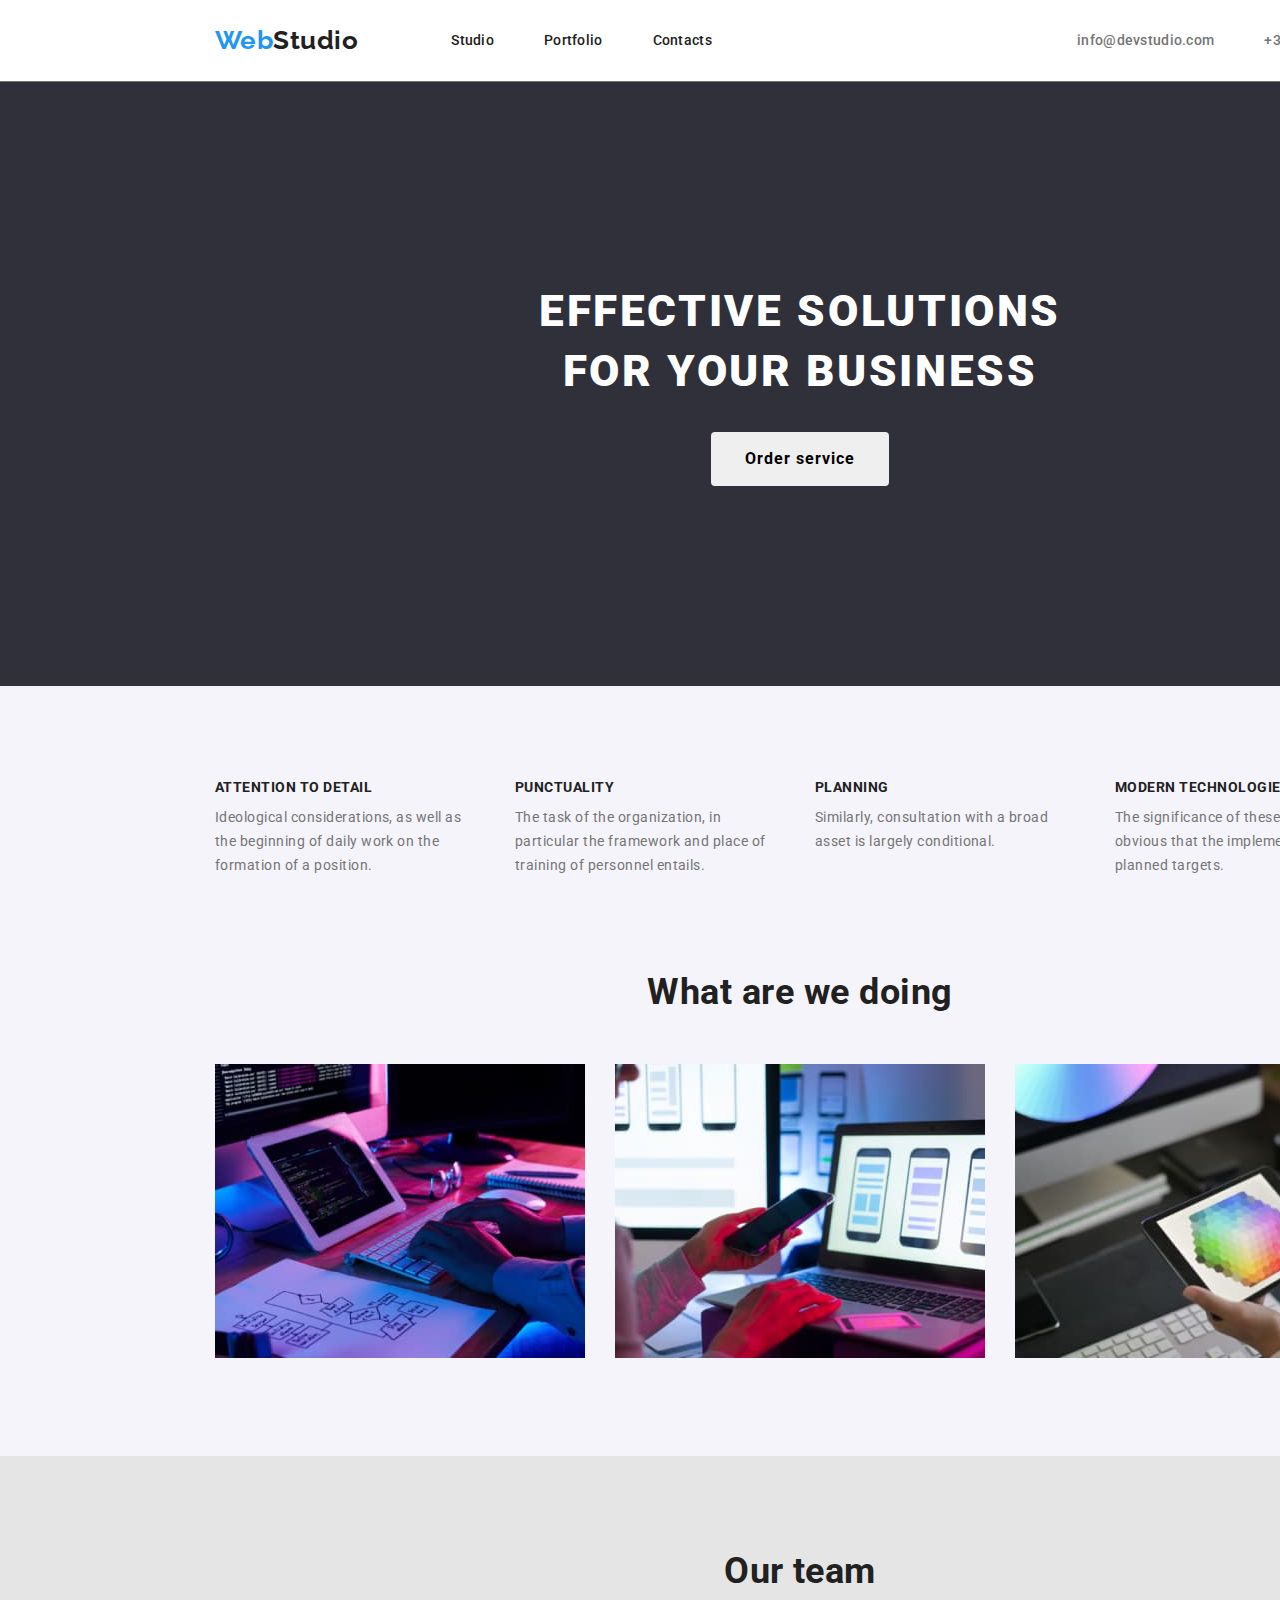
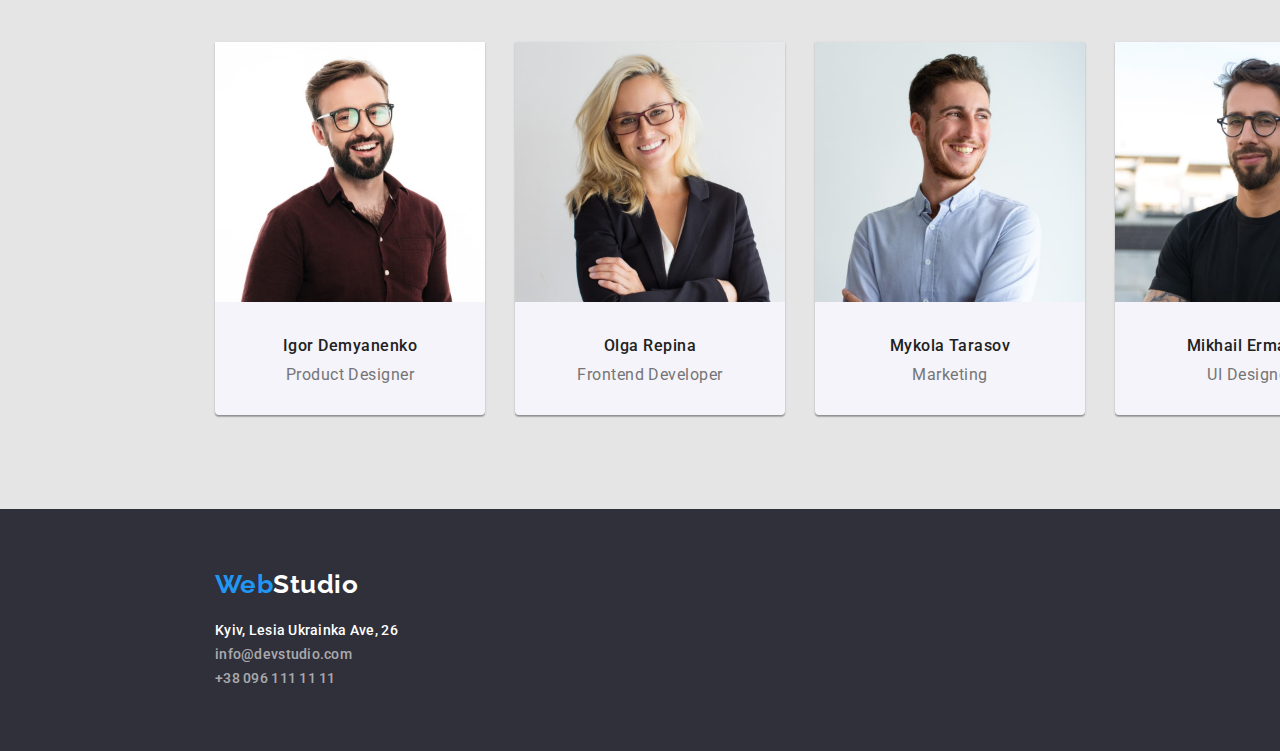
<file: index.html>
<!DOCTYPE html>
<html lang="en">
  <head>
    <meta charset="UTF-8" />
    <meta http-equiv="X-UA-Compatible" content="IE=edge" />
    <meta name="viewport" content="width=device-width, initial-scale=1.0" />
    <title>goIt-markup-hw-02</title>
    <link rel="preconnect" href="https://fonts.googleapis.com" />
    <link rel="preconnect" href="https://fonts.gstatic.com" crossorigin />
    <link
      href="https://fonts.googleapis.com/css2?family=Raleway:wght@700&family=Roboto:wght@400;500;700;900&display=swap"
      rel="stylesheet"
      type="text/css"/>
    <link rel="stylesheet" href="https://cdnjs.cloudflare.com/ajax/libs/modern-normalize/1.1.0/modern-normalize.min.css">
    <link rel="stylesheet" href="./css/style.css" type="text/css"/>
  </head>
  <body>
    <header class="item-header">
      <div class="container wrapper">
        <a class="logo-header list" href="./index.html"
          ><span class="accent-color">Web</span>Studio</a
        >
        <nav class="wrapper">
          <ul class="wrapper-nav list">
            <li>
              <a class="navigation current" href="./index.html">Studio</a>
            </li>
            <li>
              <a class="navigation" href="./portfolio.html">Portfolio</a>
            </li>
            <li>
              <a class="navigation" href="">Contacts</a>
            </li>
          </ul>
        </nav>
        <ul class="wrapper-contacts list">
          <li>
            <a class="reference" href="mailto:info@devstudio.com"
              >info@devstudio.com</a
            >
          </li>
          <li>
            <a class="reference" href="tel:+38-096-111-11-11"
              >+38 096 111 11 11</a
            >
          </li>
        </ul>
      </div>
    </header>
    <main>
      <!-- герой -->
      <section class="hero section">
        <div class="container"><h1 class="hero-title">
          Effective solutions <br />
          for your business
        </h1>
        <button class="hero-button" type="button">Order service</button>
      </section>
      <!-- наші переваги -->
      <section class="section advantages">
        <div class="container">
          <h2 class="title-advantages">Our advantages</h2>
        <div>
          <ul class="list wrapper">
          <li class="advantage">
            <h3 class="advantages-title">Attention to detail</h3>
            <p class="advantages-text">
              Ideological considerations, as well as the beginning of daily work
              on the formation of a position.
            </p>
          </li>
          <li class="advantage">
            <h3 class="advantages-title">Punctuality</h3>
            <p class="advantages-text">
              The task of the organization, in particular the framework and
              place of training of personnel entails.
            </p>
          </li>
          <li class="advantage">
            <h3 class="advantages-title">Planning</h3>
            <p class="advantages-text">
              Similarly, consultation with a broad asset is largely conditional.
            </p>
          </li>
          <li class="advantage">
            <h3 class="advantages-title">Modern technologies</h3>
            <p class="advantages-text">
              The significance of these problems is so obvious that the
              implementation of planned targets.
            </p>
          </li>
        </ul>
      </div>
      </div> 
      </section>
      <!-- чим ми займаємось -->
      <section class="section trade">
        <div class="container">
          <h2 class="section-title">What are we doing</h2>
        <ul class="list wrapper">
          <li class="study"><img src="./image/box1.jpg" alt="workplace" /></li>
          <li class="study"><img src="./image/box2.jpg" alt="user authorization" /></li>
          <li class="study"><img src="./image/box3.jpg" alt="finished product" /></li>
        </ul>
      </div> 
      </section>
      <!-- наша команда -->
      <section class="section team">
        <div class="container"><h2 class="section-title">Our team</h2>
        <ul class="list wrapper">
          <li class="card">
            <img src="./image/img.jpg" alt="photo" width="270" />
            <h3 class="team-member">Igor Demyanenko</h3>
            <p class="team-position">Product Designer</p>
          </li>
          <li class="card">
            <img src="./image/img(1).jpg" alt="photo" width="270" />
            <h3 class="team-member">Olga Repina</h3>
            <p class="team-position">Frontend Developer</p>
          </li>
          <li class="card">
            <img src="./image/img(2).jpg" alt="photo" width="270" />
            <h3 class="team-member">Mykola Tarasov</h3>
            <p class="team-position">Marketing</p>
          </li>
          <li class="card">
            <img src="./image/img(3).jpg" alt="photo" width="270" />
            <h3 class="team-member">Mikhail Ermakov</h3>
            <p class="team-position">UI Designer</p>
          </li>
        </ul>
      </div> 
      </section>
    </main>
    <footer class="footer">
      <div class="container">
        <a class="logo-footer list" href="./index.html"
        ><span class="accent-color">Web</span
        >Studio</a
      >
      <address>
        <ul class="footer-contacts list">
          <li>
            <a
              class="reference address"
              href="https://www.google.com/maps/place/%D0%B1%D1%83%D0%BB%D1%8C%D0%B2%D0%B0%D1%80+%D0%9B%D0%B5%D1%81%D1%96+%D0%A3%D0%BA%D1%80%D0%B0%D1%97%D0%BD%D0%BA%D0%B8,+26,+%D0%9A%D0%B8%D1%97%D0%B2,+02000/@50.4265807,30.5361971,17z/data=!3m1!4b1!4m5!3m4!1s0x40d4cf0e033ecbe9:0x57a4dffefec77da0!8m2!3d50.4265807!4d30.5383858"
              target="_blank"
              rel="noopener noreferrer"
              >Kyiv, Lesia Ukrainka Ave, 26</a>
          </li>
          <li>
            <a class="reference mail" href="mailto:info@devstudio.com"
              >info@devstudio.com</a
            >
          </li>
          <li>
            <a class="reference phone" href="tel:+38-096-111-11-11"
              >+38 096 111 11 11</a
            >
          </li>
        </ul>
      </address>
      </div>
    </footer>
  </body>
</html>
</file>
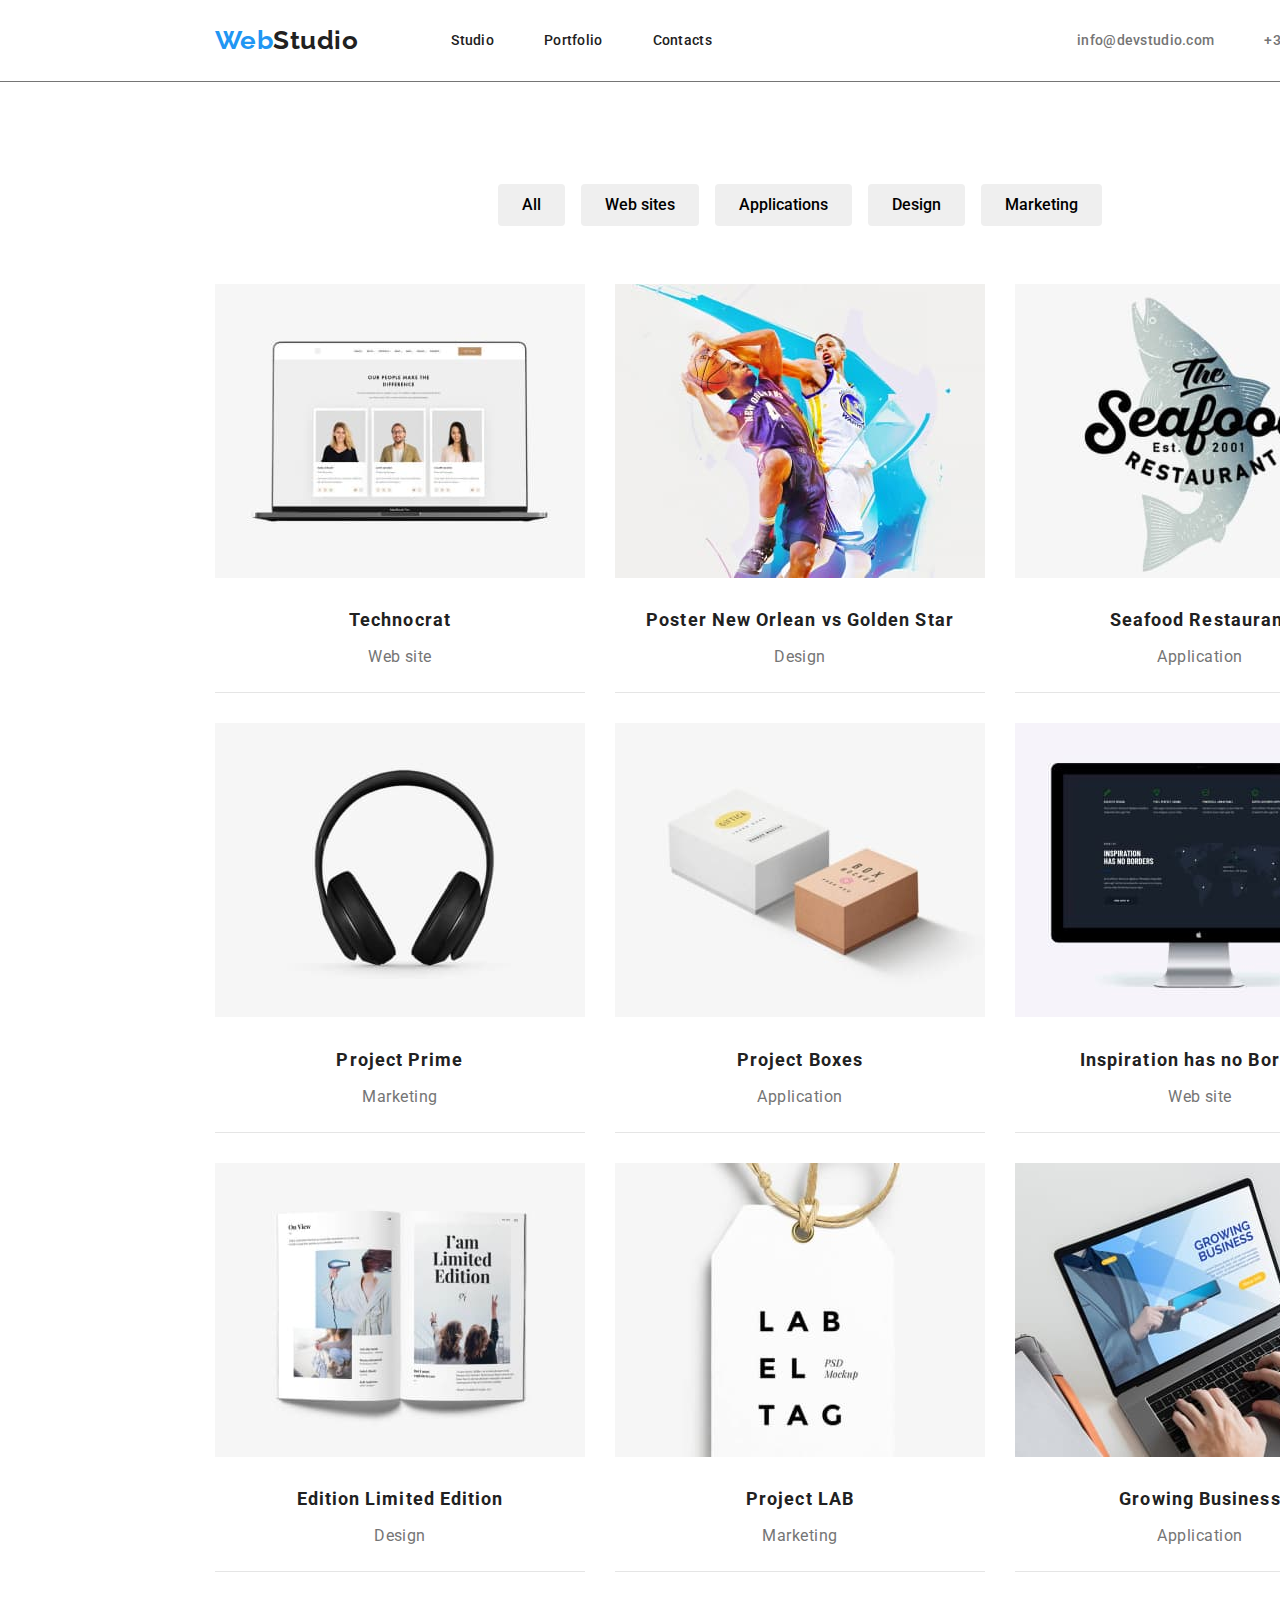
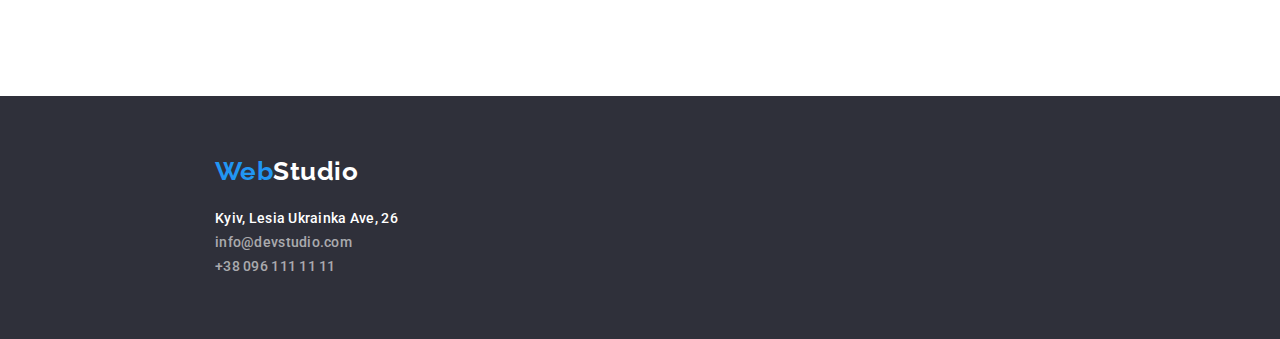
<file: portfolio.html>
<!DOCTYPE html>
<html lang="en">
  <head>
    <meta charset="UTF-8" />
    <meta http-equiv="X-UA-Compatible" content="IE=edge" />
    <meta name="viewport" content="width=device-width, initial-scale=1.0" />
    <title>goIt-markup-hw-02</title>
    <link rel="preconnect" href="https://fonts.googleapis.com" />
    <link rel="preconnect" href="https://fonts.gstatic.com" crossorigin />
    <link
      href="https://fonts.googleapis.com/css2?family=Raleway:wght@700&family=Roboto:wght@400;500;700;900&display=swap"
      rel="stylesheet" type="text/css"/>
    <link
      rel="stylesheet"
      href="https://cdnjs.cloudflare.com/ajax/libs/modern-normalize/1.1.0/modern-normalize.min.css"
      type="text/css"
    />
    <link rel="stylesheet" href="./css/style.css" />
  </head>
  <body>
    <header class="item-header">
      <div class="container wrapper">
        <a class="logo-header list" href="./index.html"
          ><span class="accent-color">Web</span>Studio</a
        >
        <nav class="wrapper">
          <ul class="wrapper-nav list">
            <li>
              <a class="navigation" href="./index.html">Studio</a>
            </li>
            <li>
              <a class="navigation current" href="./portfolio.html"
                >Portfolio</a
              >
            </li>
            <li>
              <a class="navigation" href="">Contacts</a>
            </li>
          </ul>
        </nav>
        <ul class="wrapper-contacts list">
          <li>
            <a class="reference" href="mailto:info@devstudio.com"
              >info@devstudio.com</a
            >
          </li>
          <li>
            <a class="reference" href="tel:+38-096-111-11-11"
              >+38 096 111 11 11</a
            >
          </li>
        </ul>
      </div>
    </header>
    <main>
      <section class="section">
        <div class="container">
          <h1 class="title-examples">Examples of works</h1>
          <div>
            <ul class="examples-works list">
              <li><button class="buttons" type="button">All</button></li>
              <li><button class="buttons" type="button">Web sites</button></li>
              <li>
                <button class="buttons" type="button">Applications</button>
              </li>
              <li><button class="buttons" type="button">Design</button></li>
              <li><button class="buttons" type="button">Marketing</button></li>
            </ul>
          </div>
          <ul class="examples list">
            <li class="card-portfolio">
              <a class="list" href="">
                <img src="./image/img1.jpg" alt="" width="370" />
                <h2 class="examples-title">Technocrat</h2>
                <p class="example-work">Web site</p>
              </a>
            </li>
            <li class="card-portfolio">
              <a class="list" href="">
                <img src="./image/img2.jpg" alt="" width="370" />
                <h2 class="examples-title">Poster New Orlean vs Golden Star</h2>
                <p class="example-work">Design</p>
              </a>
            </li>
            <li class="card-portfolio">
              <a class="list" href="">
                <img src="./image/img3.jpg" alt="" width="370" />
                <h2 class="examples-title">Seafood Restaurant</h2>
                <p class="example-work">Application</p>
              </a>
            </li>
            <li class="card-portfolio">
              <a class="list" href="">
                <img src="./image/img4.jpg" alt="" width="370" />
                <h2 class="examples-title">Project Prime</h2>
                <p class="example-work">Marketing</p>
              </a>
            </li>
            <li class="card-portfolio">
              <a class="list" href="">
                <img src="./image/img5.jpg" alt="" width="370" />
                <h2 class="examples-title">Project Boxes</h2>
                <p class="example-work">Application</p>
              </a>
            </li>
            <li class="card-portfolio">
              <a class="list" href="">
                <img src="./image/img6.jpg" alt="" width="370" />
                <h2 class="examples-title">Inspiration has no Borders</h2>
                <p class="example-work">Web site</p>
              </a>
            </li>
            <li class="card-portfolio">
              <a class="list" href="">
                <img src="./image/img7.jpg" alt="" width="370" />
                <h2 class="examples-title">Edition Limited Edition</h2>
                <p class="example-work">Design</p>
              </a>
            </li>
            <li class="card-portfolio">
              <a class="list" href="">
                <img src="./image/img8.jpg" alt="" width="370" />
                <h2 class="examples-title">Project LAB</h2>
                <p class="example-work">Marketing</p>
              </a>
            </li>
            <li class="card-portfolio">
              <a class="list" href="">
                <img src="./image/img9.jpg" alt="" width="370" />
                <h2 class="examples-title">Growing Business</h2>
                <p class="example-work">Application</p>
              </a>
            </li>
          </ul>
        </div>
      </section>
    </main>
    <footer class="footer">
      <div class="container">
        <a class="logo-footer list" href="./index.html"
          ><span class="accent-color">Web</span>Studio</a
        >
        <address>
          <ul class="footer-contacts list">
            <li>
              <a
                class="reference address"
                href="https://www.google.com/maps/place/%D0%B1%D1%83%D0%BB%D1%8C%D0%B2%D0%B0%D1%80+%D0%9B%D0%B5%D1%81%D1%96+%D0%A3%D0%BA%D1%80%D0%B0%D1%97%D0%BD%D0%BA%D0%B8,+26,+%D0%9A%D0%B8%D1%97%D0%B2,+02000/@50.4265807,30.5361971,17z/data=!3m1!4b1!4m5!3m4!1s0x40d4cf0e033ecbe9:0x57a4dffefec77da0!8m2!3d50.4265807!4d30.5383858"
                target="_blank"
                rel="noopener noreferrer"
                >Kyiv, Lesia Ukrainka Ave, 26</a
              >
            </li>
            <li>
              <a class="reference mail" href="mailto:info@devstudio.com"
                >info@devstudio.com</a
              >
            </li>
            <li>
              <a class="reference phone" href="tel:+38-096-111-11-11"
                >+38 096 111 11 11</a
              >
            </li>
          </ul>
        </address>
      </div>
    </footer>
  </body>
</html>
</file>
<file: css/style.css>
h1, h2, h3, h4, h5, h6, p, ul {
   padding: 0;
   margin: 0;
   /* box-sizing: border-box; */
}

:root {
        --primary-text-color: #212121;
        --secondary-text-color: #757575;
        --accent-text-color: #FFFFFF;
        --accent-color: #2196F3;
        --primary-bg-color: #E5E5E5;
        --secondary-bg-color: #F5F4FA;
        --footer-bg-color: #2F303A;
        --footer-text-color: rgba(255, 255, 255, 0.6);

    }

body {
    width: 1600px;
    color: var(--primary-text-color);
    /* background-color: var(--primary-bg-color); */
    font-family: 'Roboto', 'Arial', 'Helvetica', sans-serif;
    letter-spacing: 0.03em;
    
}

.list {
    padding: 0;
    margin: 0;
    list-style-type: none;
    text-decoration: none;
}

.current:active,
.current:visited {
    color: var(--accent-color);

}

.item-header {
    border-bottom: 1px solid var(--secondary-text-color);
    /* width: 1600px; */
    /* background-color: aquamarine; */
    
}

.section {
    padding-top: 94px;
    padding-bottom: 94px;
    /* outline: 2px dashed green; */
}

.container {
    width: 1200px;
    padding-left: 15px;
    padding-right: 15px;
    /* outline: 2px dashed green; */
    margin-left: auto;
    margin-right: auto;
    
}

.wrapper {
    display: flex;
}

/* хедер і навігація */

.wrapper-nav {
    display: flex;
    align-self: center;
}

.wrapper-nav li+li {
    margin-left: 50px;
}

.wrapper-contacts {
    display: flex;
    align-self: center;
    margin-left: auto;
}

.wrapper-contacts li+li {
    margin-left: 50px;
}


.logo-header{
    display: inline-block;
    font-family: 'Raleway';
    font-weight: 700;
    font-size: 26px;
    line-height: 1.19;
    color: var(--primary-text-color);
    padding-top: 25px;
    padding-bottom: 25px;
    margin-right: 93px;
}

.logo-footer{
    display: inline-block;
    font-family: 'Raleway';
    font-weight: 700;
    font-size: 26px;
    line-height: 1.19;
    color: var(--accent-text-color);
    padding-top: 60px;
    padding-bottom: 20px;
    margin-right: 93px;
}

.navigation {
    color: var(--primary-text-color);
    font-weight: 500;
    font-size: 14px;
    line-height: 1.14;
    letter-spacing: 0.02em;
    text-decoration: none;
    padding-top: 32px;
    padding-bottom: 32px;

}

.navigation:hover,
.navigation:focus {
    color: var(--accent-color);

}

.reference {
    color: var(--secondary-text-color);
    font-weight: 500;
    font-size: 14px;
    line-height: 1.14;
    letter-spacing: 0.02em;
    text-decoration: none;
    padding-top: 32px;
    padding-bottom: 32px;
}

.reference:hover,
.reference:focus {
    color: var(--accent-color);

}

.accent-color {
    color: var(--accent-color);
}

/* герой */

.hero{
    background-color: var(--footer-bg-color);
    text-align: center;
    padding-top: 0;
    padding-bottom: 0;
}

.hero-title {
    padding: 200px 0 30px 0;
    margin: 0;
    font-weight: 900;
    font-size: 44px;
    line-height: 1.36;
    letter-spacing: 0.06em;
    text-transform: uppercase;
    color: var(--accent-text-color);
}

.hero-button {
    font-weight: 700;
    font-size: 16px;
    line-height: 1.88;
    letter-spacing: 0.06em;
    font-family: inherit;
    padding: 10px 32px;
    border-radius: 4px;
    border: 2px solid transparent;
    margin-bottom: 200px;
    cursor: pointer;
}

.hero-button:hover,
.hero-button:focus {
    color: var(--accent-text-color);
    background-color: var(--accent-color);
}

/* наші переваги */

.advantages {
    background-color: var(--secondary-bg-color);
}

.advantage {
    width: calc((100% - 90px)/4);
    margin-right: 30px;
}
.advantage:nth-child(4n) {
    margin-right: 0;
}

.title-advantages{
    display: none;
}
.advantages-title {
    font-weight: 700;
    font-size: 14px;
    line-height: 1.14;
    text-transform: uppercase;
    padding-bottom: 10px;
}

.advantages-text{
    color: var(--secondary-text-color);
    font-size: 14px;
    line-height: 1.71;
}

.section-title {
    font-weight: 700;
    font-size: 36px;
    line-height: 1.17;
    text-align: center;
    padding-bottom: 50px;
}

/* чим ми займаємось */

.trade {
    background-color: var(--secondary-bg-color);
    padding-top: 0;
    
}
.study {
    width: calc((100% - 60px)/3);
    margin-right: 30px;
}

.study:nth-child(3n) {
    margin-right: 0;
}
/* наша команда */

.team {
    background-color: var(--primary-bg-color);
}
.team-member {
    font-weight: 500;
    font-size: 16px;
    line-height: 1.19;
    padding-top: 30px;
    padding-bottom: 10px;
}

.team-position {
    font-weight: 400;
    font-size: 16px;
    line-height: 1.19;
    color: var(--secondary-text-color);
    padding-bottom: 30px;
}

 .card {
    width: calc((100% - 90px)/4);
    margin-right: 30px;
    background-color: var(--secondary-bg-color);
    text-align: center;
    box-shadow: 0px 1px 3px rgba(0, 0, 0, 0.12), 0px 1px 1px rgba(0, 0, 0, 0.14), 0px 2px 1px rgba(0, 0, 0, 0.2);
    border-radius: 0px 0px 4px 4px;
}

.card:nth-child(4n) {
    margin-right: 0;
}
/* портфоліо */

.title-examples {
    display: none;
}

.examples {
    display: flex;
    flex-wrap: wrap;
}

.examples-works {
    display: flex;
    justify-content: center;
    padding-bottom: 50px;
    
}
.buttons {
    font-weight: 500;
    font-size: 16px;
    line-height: 1.63;
    cursor: pointer;
    font-family: inherit;
    border: 2px solid transparent;
    border-radius: 4px;
    padding: 6px 22px;
    margin: 8px;
}

.buttons:hover, .buttons:focus {
    color: var(--accent-text-color);
    background-color: var(--accent-color);
}



.examples-title {
    color: var(--primary-text-color);
    font-weight: 700;
    font-size: 18px;
    line-height: 2;
    letter-spacing: 0.06em;
    padding-top: 20px;
    padding-bottom: 4px;
    
}
.example-work {
    color: var(--secondary-text-color);
    font-size: 16px;
    line-height: 1.88;
    padding-bottom: 20px;
    
}

.card-portfolio {
    text-align: center;
    width: calc((100% - 60px)/3);
    margin-right: 30px;
    border-bottom: 1px solid var(--primary-bg-color);
    margin-bottom: 30px;
}

.card-portfolio:nth-child(3n) {
    margin-right: 0;
}

/* футер */

.footer {
    width: 1600px;
    background-color: var(--footer-bg-color);
}

.footer-contacts {
    padding-bottom: 60px;
}

.footer-contacts .reference {
    padding-top: 9px;
    padding-bottom: 9px;
}
.address {
    color: var(--accent-text-color);
    font-size: 14px;
    line-height: 1.71;
    font-style: normal;
}

.mail, .phone {
    color: var(--footer-text-color);
    font-size: 14px;
    line-height: 1.71;
    font-style: normal;
    
}


.mail:hover, 
.mail:focus,
.phone:hover, 
.phone:focus,
.address:hover,
.address:focus {
     color: var(--accent-color);

 }
</file>
